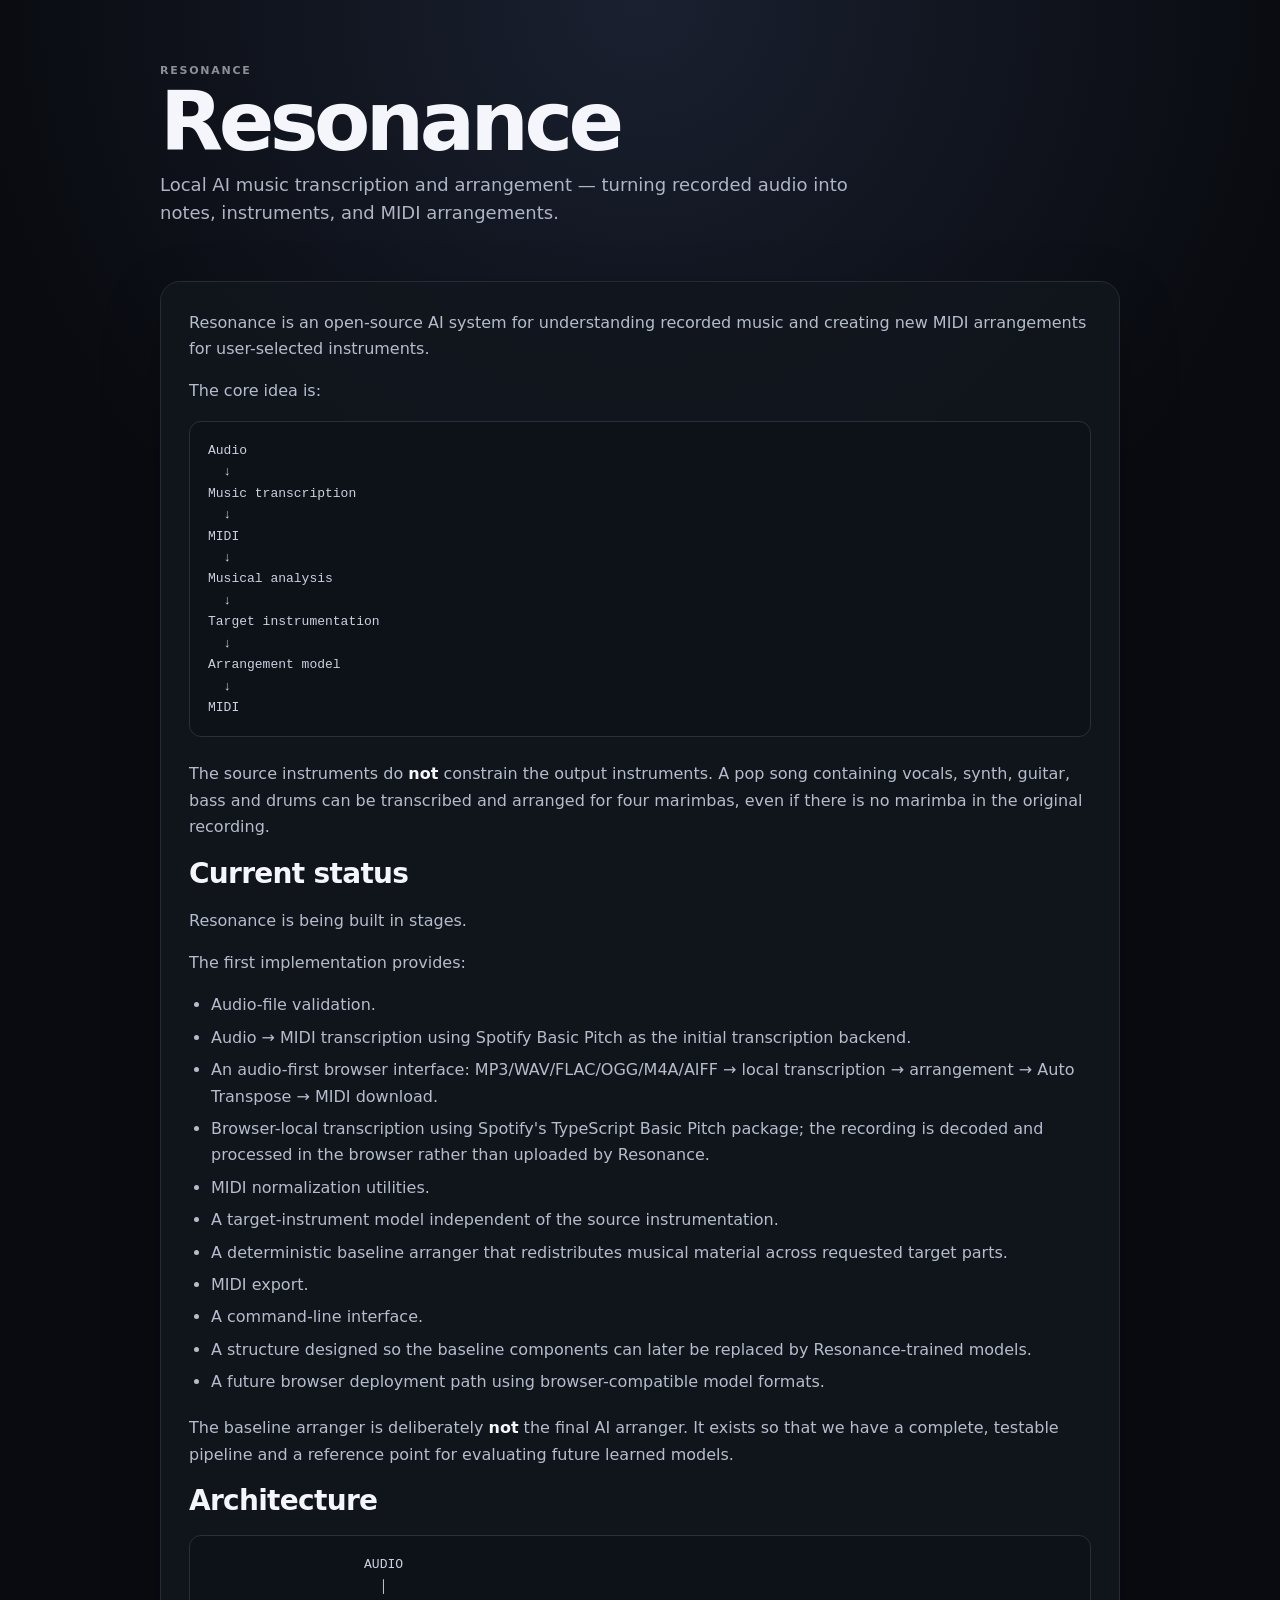
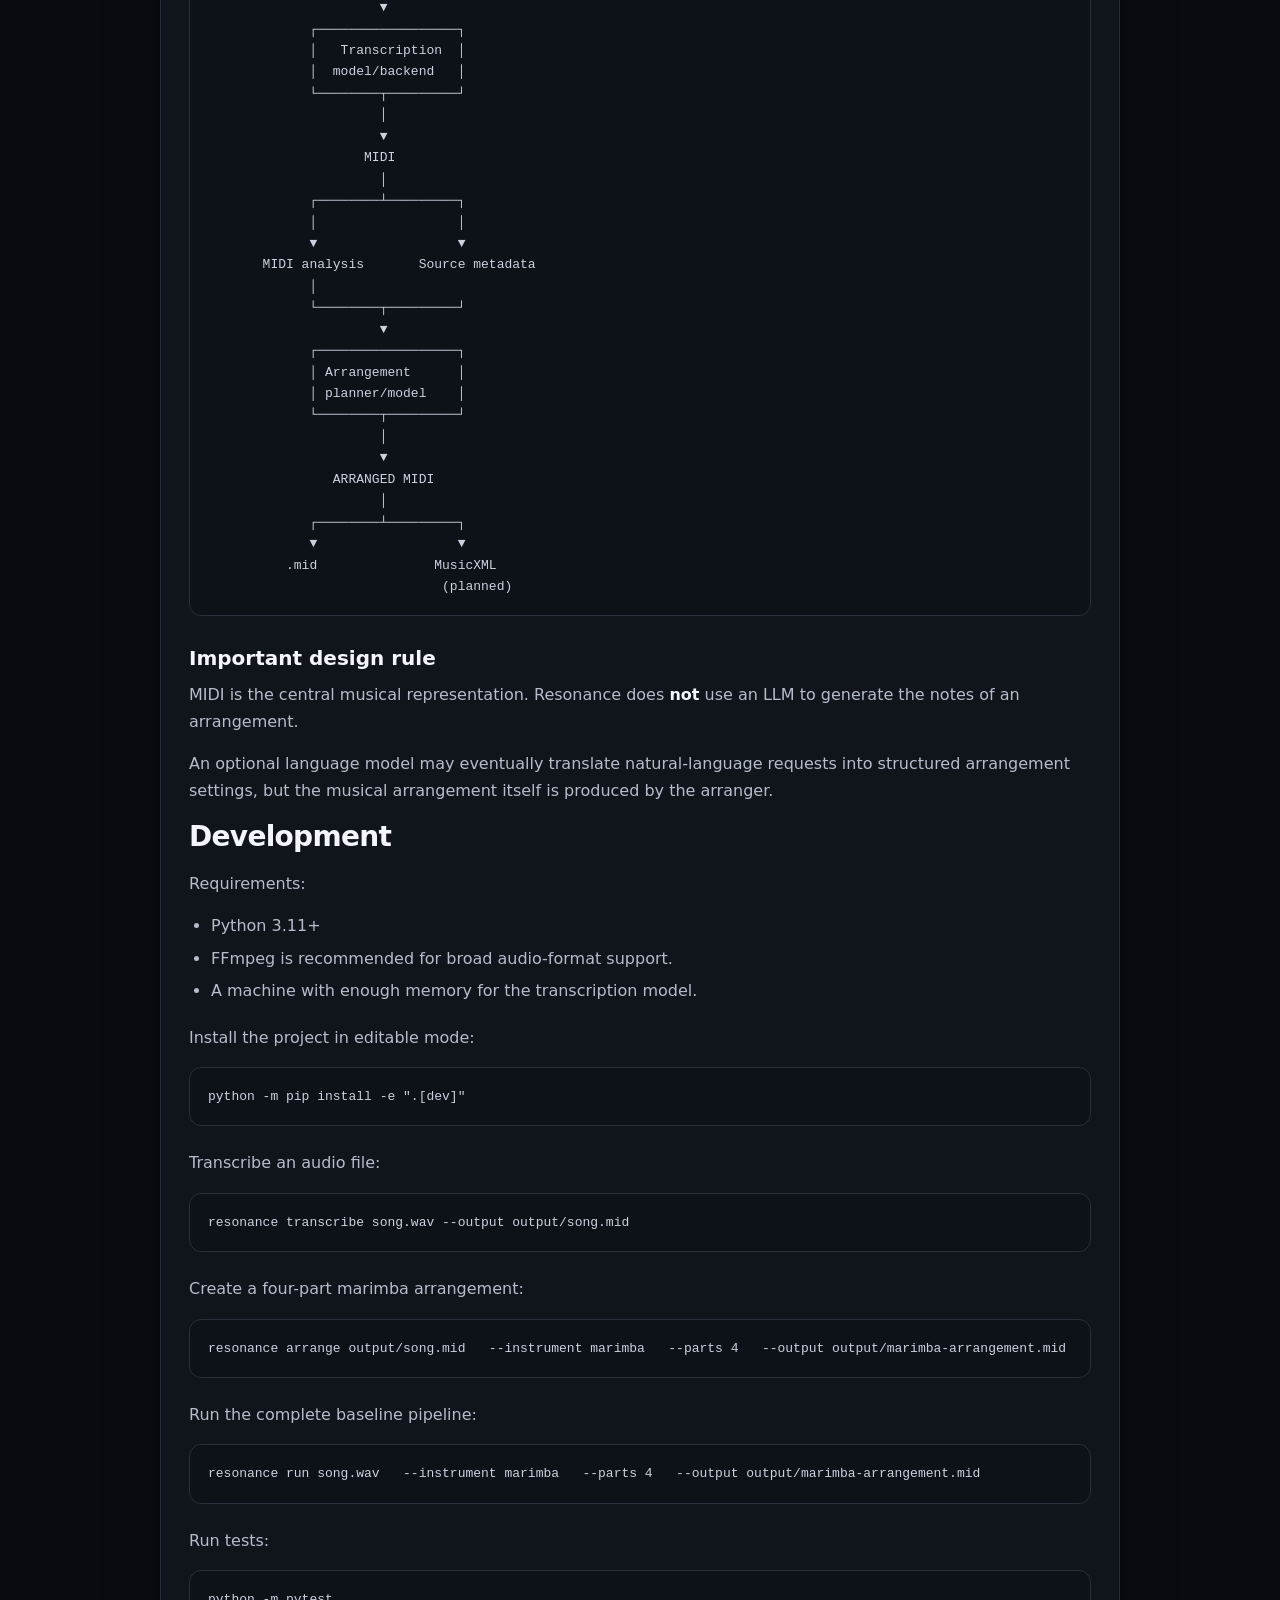
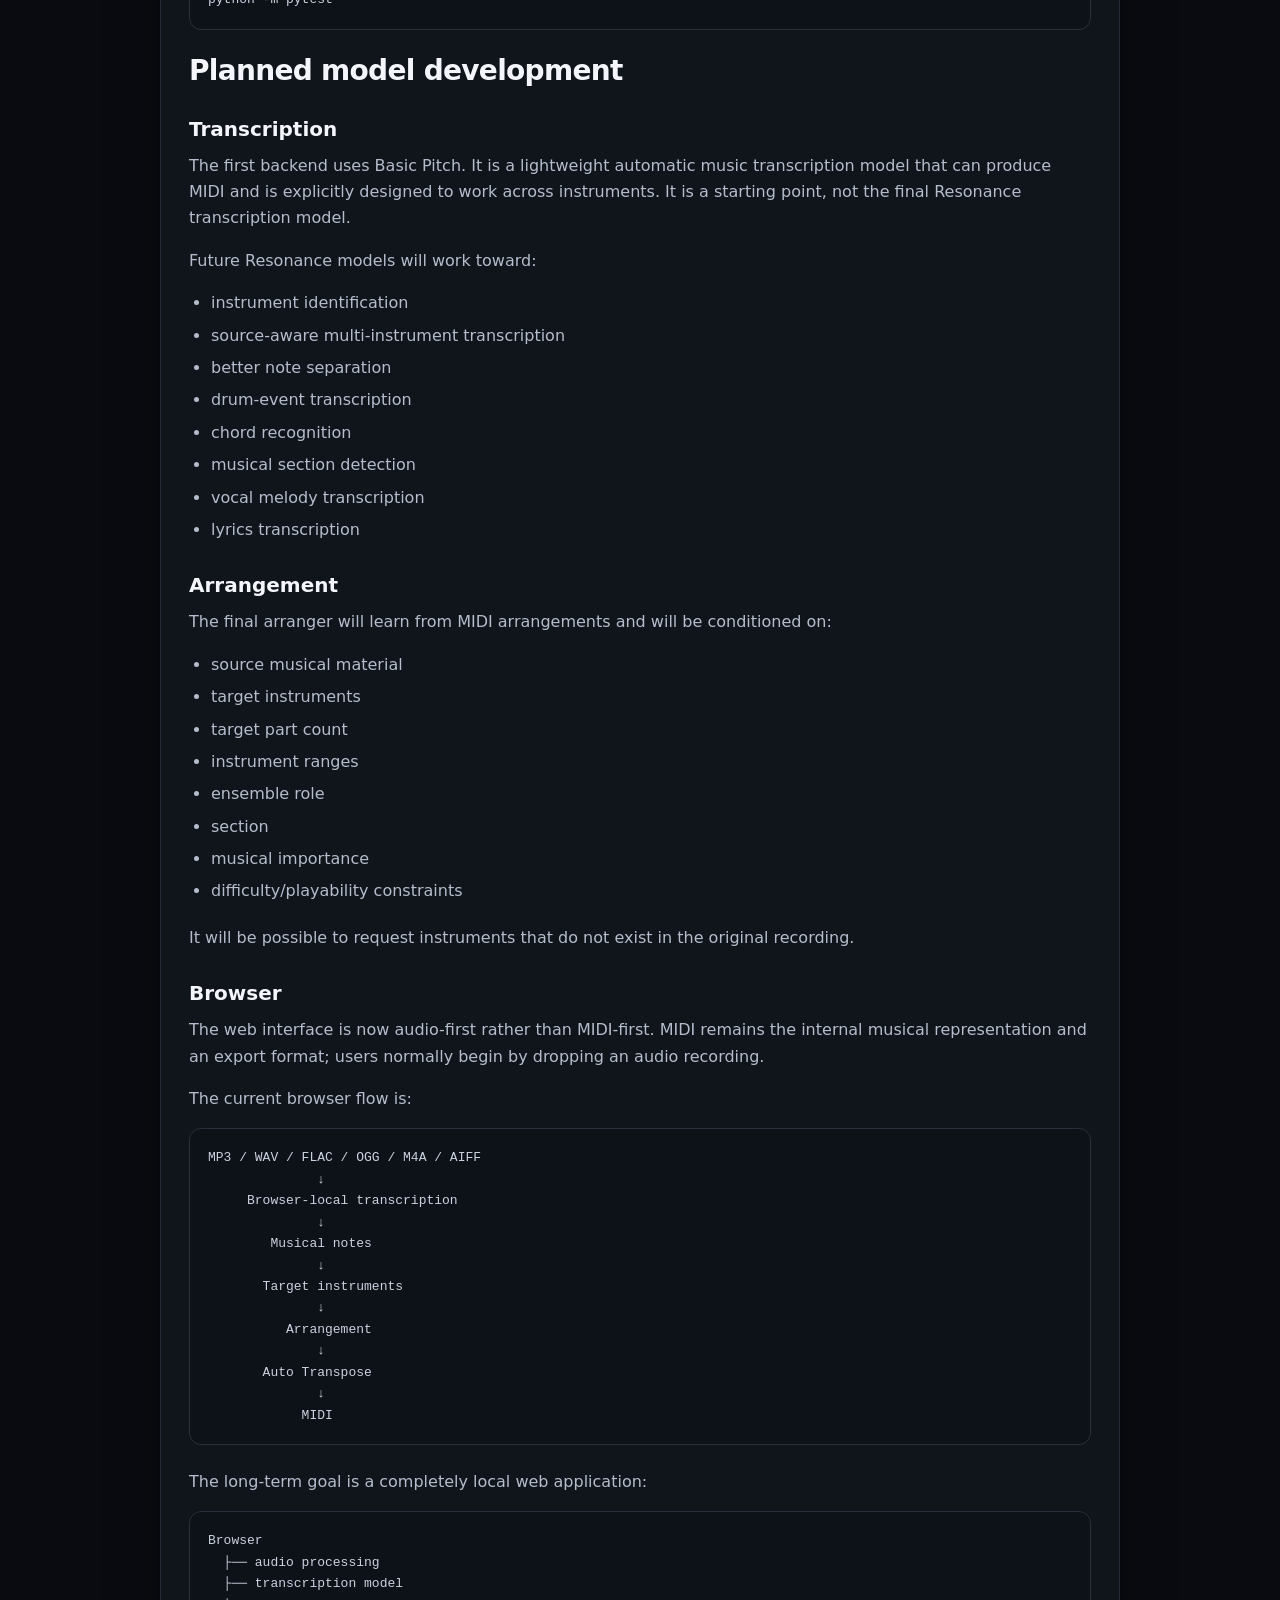
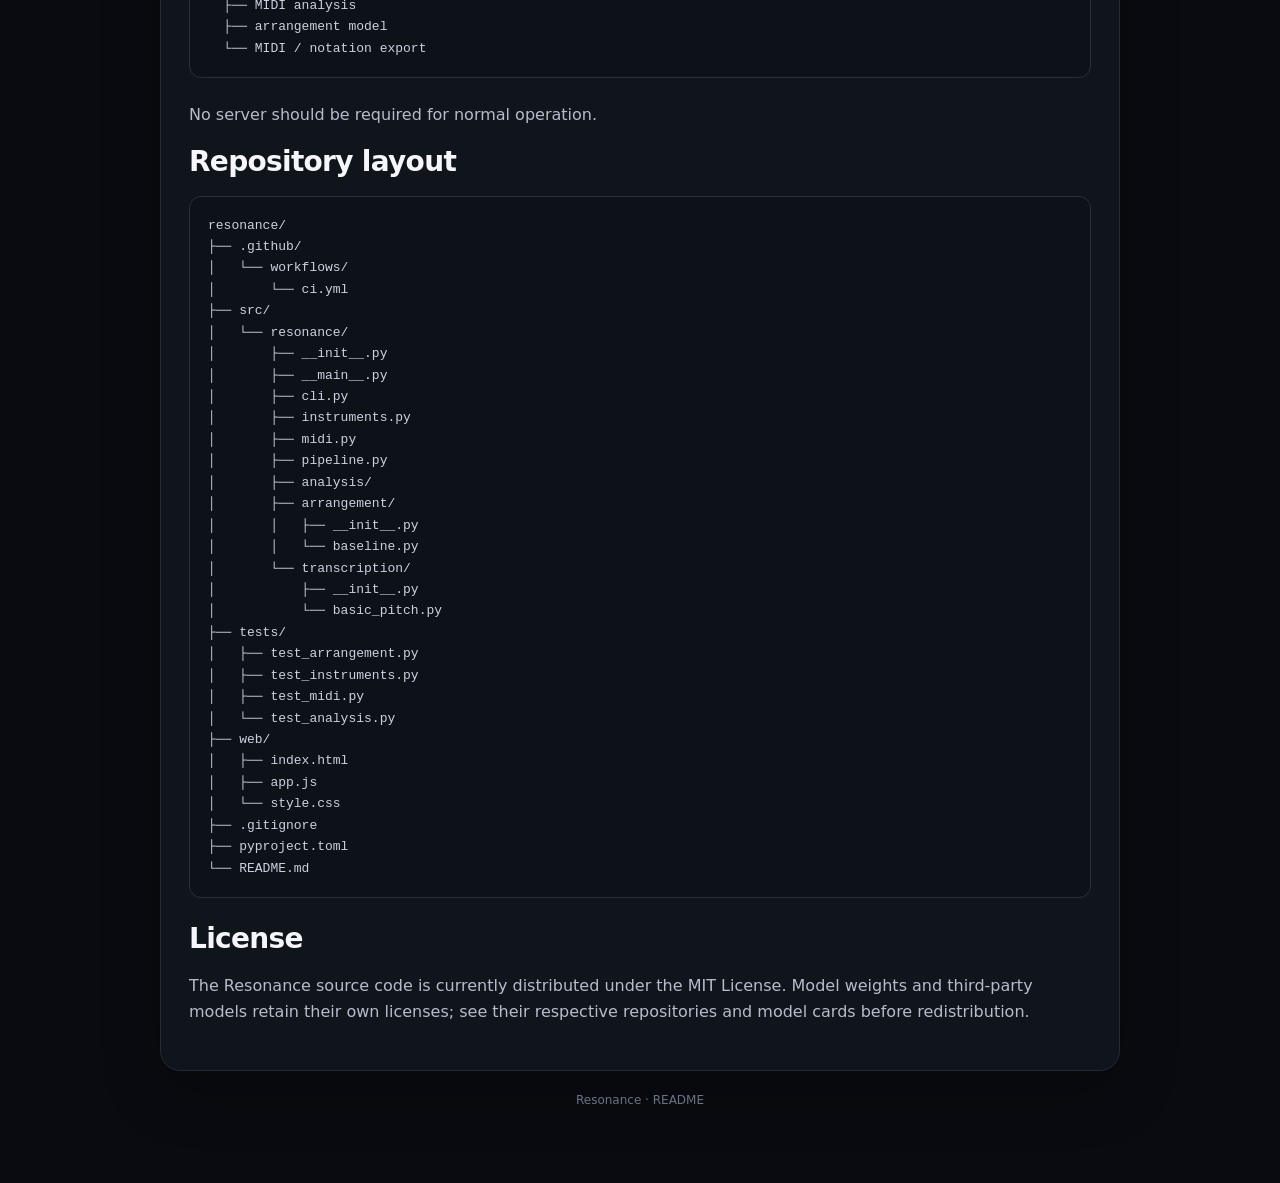
<file: index.html>
<!doctype html>
<html lang="en">
<head>
  <meta charset="utf-8">
  <meta name="viewport" content="width=device-width,initial-scale=1">
  <meta name="description" content="Resonance — local AI music transcription and arrangement.">
  <title>Resonance</title>
  <style>
    :root{color-scheme:dark;font-family:Inter,system-ui,-apple-system,BlinkMacSystemFont,"Segoe UI",sans-serif;background:#090b10;color:#f4f6fb}
    *{box-sizing:border-box}
    body{margin:0;min-height:100vh;background:radial-gradient(circle at top,#1a2030 0,#090b10 42rem)}
    .app{width:min(960px,calc(100% - 32px));margin:0 auto;padding:56px 0 64px}
    header{padding:8px 0 30px}
    .eyebrow{margin:0 0 8px;font-size:11px;font-weight:800;letter-spacing:.16em;opacity:.55}
    h1{margin:0 0 12px;font-size:clamp(48px,9vw,82px);line-height:.9;letter-spacing:-.055em}
    .subtitle{max-width:720px;margin:0;color:#aeb5c4;font-size:18px;line-height:1.55}
    .card{margin-top:24px;padding:28px;border:1px solid #242a36;border-radius:20px;background:rgba(18,22,30,.82);box-shadow:0 20px 60px rgba(0,0,0,.22)}
    .markdown h2{margin:0 0 18px;font-size:28px;letter-spacing:-.025em}
    .markdown h3{margin:30px 0 12px;font-size:20px}
    .markdown p,.markdown li{color:#b5bdcc;line-height:1.65}
    .markdown p{margin:0 0 16px}
    .markdown ul{padding-left:22px;margin:10px 0 20px}
    .markdown li{margin:6px 0}
    .markdown strong{color:#f4f6fb}
    .markdown code{padding:2px 6px;border:1px solid #303746;border-radius:6px;background:#0d1118;color:#e0e5ee;font-family:ui-monospace,SFMono-Regular,Menlo,monospace;font-size:.9em}
    pre{margin:16px 0 24px;padding:18px;overflow:auto;border:1px solid #292f3b;border-radius:12px;background:#0d1118;color:#cbd2df;font:13px/1.65 ui-monospace,SFMono-Regular,Menlo,monospace}
    hr{border:0;border-top:1px solid #292f3b;margin:30px 0}
    a{color:#dce2ed}
    .title-card{padding-bottom:26px}
    .footer{margin-top:22px;text-align:center;color:#697384;font-size:12px}
    @media(max-width:650px){.app{padding:32px 0 44px}.card{padding:20px}.markdown h2{font-size:24px}}
  </style>
</head>
<body>
  <main class="app">
    <header>
      <p class="eyebrow">RESONANCE</p>
      <h1>Resonance</h1>
      <p class="subtitle">Local AI music transcription and arrangement — turning recorded audio into notes, instruments, and MIDI arrangements.</p>
    </header>

    <article class="card markdown">
      <p>Resonance is an open-source AI system for understanding recorded music and creating new MIDI arrangements for user-selected instruments.</p>

      <p>The core idea is:</p>
      <pre>Audio
  ↓
Music transcription
  ↓
MIDI
  ↓
Musical analysis
  ↓
Target instrumentation
  ↓
Arrangement model
  ↓
MIDI</pre>

      <p>The source instruments do <strong>not</strong> constrain the output instruments. A pop song containing vocals, synth, guitar, bass and drums can be transcribed and arranged for four marimbas, even if there is no marimba in the original recording.</p>

      <h2>Current status</h2>
      <p>Resonance is being built in stages.</p>
      <p>The first implementation provides:</p>
      <ul>
        <li>Audio-file validation.</li>
        <li>Audio → MIDI transcription using Spotify Basic Pitch as the initial transcription backend.</li>
        <li>An audio-first browser interface: MP3/WAV/FLAC/OGG/M4A/AIFF → local transcription → arrangement → Auto Transpose → MIDI download.</li>
        <li>Browser-local transcription using Spotify's TypeScript Basic Pitch package; the recording is decoded and processed in the browser rather than uploaded by Resonance.</li>
        <li>MIDI normalization utilities.</li>
        <li>A target-instrument model independent of the source instrumentation.</li>
        <li>A deterministic baseline arranger that redistributes musical material across requested target parts.</li>
        <li>MIDI export.</li>
        <li>A command-line interface.</li>
        <li>A structure designed so the baseline components can later be replaced by Resonance-trained models.</li>
        <li>A future browser deployment path using browser-compatible model formats.</li>
      </ul>
      <p>The baseline arranger is deliberately <strong>not</strong> the final AI arranger. It exists so that we have a complete, testable pipeline and a reference point for evaluating future learned models.</p>

      <h2>Architecture</h2>
      <pre>                    AUDIO
                      │
                      ▼
             ┌──────────────────┐
             │   Transcription  │
             │  model/backend   │
             └────────┬─────────┘
                      │
                      ▼
                    MIDI
                      │
             ┌────────┴─────────┐
             │                  │
             ▼                  ▼
       MIDI analysis       Source metadata
             │
             └────────┬─────────┘
                      ▼
             ┌──────────────────┐
             │ Arrangement      │
             │ planner/model    │
             └────────┬─────────┘
                      │
                      ▼
                ARRANGED MIDI
                      │
             ┌────────┴─────────┐
             ▼                  ▼
          .mid               MusicXML
                              (planned)</pre>

      <h3>Important design rule</h3>
      <p>MIDI is the central musical representation. Resonance does <strong>not</strong> use an LLM to generate the notes of an arrangement.</p>
      <p>An optional language model may eventually translate natural-language requests into structured arrangement settings, but the musical arrangement itself is produced by the arranger.</p>

      <h2>Development</h2>
      <p>Requirements:</p>
      <ul>
        <li>Python 3.11+</li>
        <li>FFmpeg is recommended for broad audio-format support.</li>
        <li>A machine with enough memory for the transcription model.</li>
      </ul>
      <p>Install the project in editable mode:</p>
      <pre>python -m pip install -e ".[dev]"</pre>
      <p>Transcribe an audio file:</p>
      <pre>resonance transcribe song.wav --output output/song.mid</pre>
      <p>Create a four-part marimba arrangement:</p>
      <pre>resonance arrange output/song.mid   --instrument marimba   --parts 4   --output output/marimba-arrangement.mid</pre>
      <p>Run the complete baseline pipeline:</p>
      <pre>resonance run song.wav   --instrument marimba   --parts 4   --output output/marimba-arrangement.mid</pre>
      <p>Run tests:</p>
      <pre>python -m pytest</pre>

      <h2>Planned model development</h2>
      <h3>Transcription</h3>
      <p>The first backend uses Basic Pitch. It is a lightweight automatic music transcription model that can produce MIDI and is explicitly designed to work across instruments. It is a starting point, not the final Resonance transcription model.</p>
      <p>Future Resonance models will work toward:</p>
      <ul>
        <li>instrument identification</li>
        <li>source-aware multi-instrument transcription</li>
        <li>better note separation</li>
        <li>drum-event transcription</li>
        <li>chord recognition</li>
        <li>musical section detection</li>
        <li>vocal melody transcription</li>
        <li>lyrics transcription</li>
      </ul>

      <h3>Arrangement</h3>
      <p>The final arranger will learn from MIDI arrangements and will be conditioned on:</p>
      <ul>
        <li>source musical material</li>
        <li>target instruments</li>
        <li>target part count</li>
        <li>instrument ranges</li>
        <li>ensemble role</li>
        <li>section</li>
        <li>musical importance</li>
        <li>difficulty/playability constraints</li>
      </ul>
      <p>It will be possible to request instruments that do not exist in the original recording.</p>

      <h3>Browser</h3>
      <p>The web interface is now audio-first rather than MIDI-first. MIDI remains the internal musical representation and an export format; users normally begin by dropping an audio recording.</p>
      <p>The current browser flow is:</p>
      <pre>MP3 / WAV / FLAC / OGG / M4A / AIFF
              ↓
     Browser-local transcription
              ↓
        Musical notes
              ↓
       Target instruments
              ↓
          Arrangement
              ↓
       Auto Transpose
              ↓
            MIDI</pre>
      <p>The long-term goal is a completely local web application:</p>
      <pre>Browser
  ├── audio processing
  ├── transcription model
  ├── MIDI analysis
  ├── arrangement model
  └── MIDI / notation export</pre>
      <p>No server should be required for normal operation.</p>

      <h2>Repository layout</h2>
      <pre>resonance/
├── .github/
│   └── workflows/
│       └── ci.yml
├── src/
│   └── resonance/
│       ├── __init__.py
│       ├── __main__.py
│       ├── cli.py
│       ├── instruments.py
│       ├── midi.py
│       ├── pipeline.py
│       ├── analysis/
│       ├── arrangement/
│       │   ├── __init__.py
│       │   └── baseline.py
│       └── transcription/
│           ├── __init__.py
│           └── basic_pitch.py
├── tests/
│   ├── test_arrangement.py
│   ├── test_instruments.py
│   ├── test_midi.py
│   └── test_analysis.py
├── web/
│   ├── index.html
│   ├── app.js
│   └── style.css
├── .gitignore
├── pyproject.toml
└── README.md</pre>

      <h2>License</h2>
      <p>The Resonance source code is currently distributed under the MIT License. Model weights and third-party models retain their own licenses; see their respective repositories and model cards before redistribution.</p>
    </article>

    <p class="footer">Resonance · README</p>
  </main>
</body>
</html>
</file>
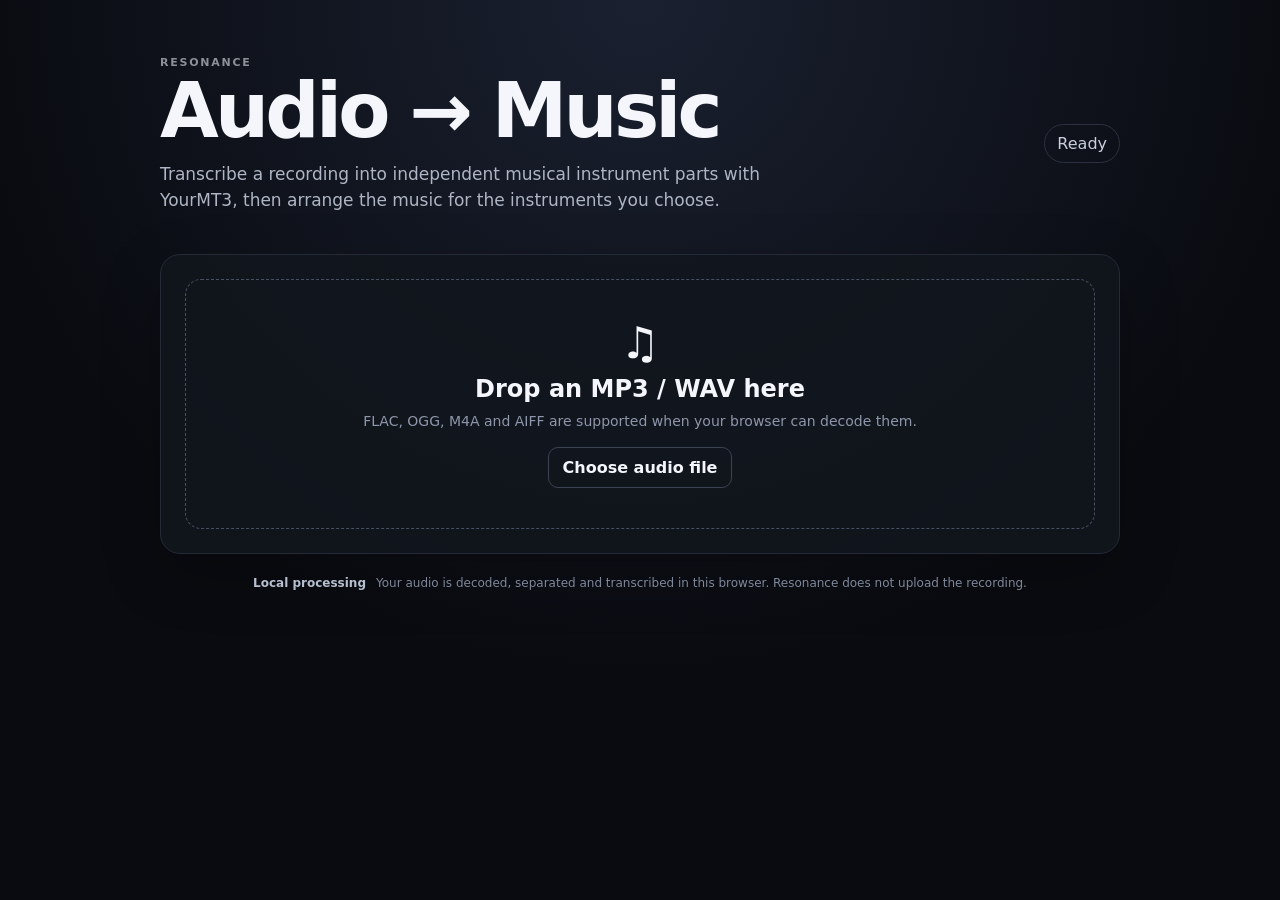
<file: web/index.html>
<!doctype html>
<html lang="en">
<head>
  <meta charset="utf-8">
  <meta name="viewport" content="width=device-width,initial-scale=1">
  <title>Resonance — Audio to Music</title>
  <link rel="stylesheet" href="./style.css">
</head>
<body>
  <main class="app">
    <header>
      <div>
        <p class="eyebrow">RESONANCE</p>
        <h1>Audio → Music</h1>
        <p class="subtitle">Transcribe a recording into independent musical instrument parts with YourMT3, then arrange the music for the instruments you choose.</p>
      </div>
      <span id="status" class="status">Ready</span>
    </header>

    <section class="card hero-card">
      <label id="dropzone" class="dropzone" for="audio-file">
        <input id="audio-file" type="file" accept=".mp3,.wav,.flac,.ogg,.m4a,.aif,.aiff,audio/*">
        <span class="upload-icon">♫</span>
        <strong>Drop an MP3 / WAV here</strong>
        <span>FLAC, OGG, M4A and AIFF are supported when your browser can decode them.</span>
        <span class="browse">Choose audio file</span>
      </label>
      <div id="file-info" class="file-info hidden"></div>
    </section>

    <section id="arrangement-panel" class="card hidden">
      <div class="panel-heading">
        <div>
          <p class="eyebrow">ARRANGEMENT</p>
          <h2>Choose the new ensemble</h2>
        </div>
      </div>

      <div class="ensemble-heading">
        <span>Instrument ensemble</span>
        <span class="hint">Select multiple instruments and choose how many parts each gets.</span>
      </div>
      <div id="instrument-list" class="instrument-list"></div>
      <div class="tempo-row">
        <span>Detected tempo</span>
        <strong id="tempo">120 BPM</strong>
        <span class="hint">Quantization: 1/16 note</span>
      </div>

      <div class="actions">
        <button id="arrange" class="primary">Arrange</button>
        <button id="auto-transpose" disabled>Auto Transpose</button>
        <button id="download-original" disabled>Download Original MIDI</button>
        <button id="download" disabled>Download Arrangement MIDI</button>
      </div>

      <div id="progress" class="progress hidden">
        <div class="progress-track"><div id="progress-fill"></div></div>
        <span id="progress-text">Working…</span>
      </div>

      <div id="result" class="result hidden"></div>
    </section>

    <section id="score-viewer" class="card hidden">
      <div class="panel-heading">
        <div>
          <p class="eyebrow">SHEET MUSIC</p>
          <h2>MuseScore preview</h2>
        </div>
        <span id="score-viewer-status" class="status">Waiting for arrangement</span>
      </div>
      <div id="score-pages" class="score-pages"></div>
    </section>

    <section id="analysis-panel" class="card hidden">
      <div class="panel-heading">
        <div>
          <p class="eyebrow">MUSICAL REPRESENTATION</p>
          <h2>What Resonance found</h2>
        </div>
      </div>
      <div id="stats" class="stats"></div>
      <div id="stems" class="stems"></div>
      <div id="notes-preview" class="notes-preview"></div>
    </section>

    <section class="privacy">
      <strong>Local processing</strong>
      <span>Your audio is decoded, separated and transcribed in this browser. Resonance does not upload the recording.</span>
    </section>
  </main>
  <script type="module" src="./app.js?v=8"></script>
</body>
</html>
</file>
<file: web/style.css>
:root{color-scheme:dark;font-family:Inter,system-ui,-apple-system,BlinkMacSystemFont,"Segoe UI",sans-serif;background:#090b10;color:#f4f6fb}
*{box-sizing:border-box}body{margin:0;min-height:100vh;background:radial-gradient(circle at top,#1a2030 0,#090b10 42rem)}
.app{width:min(960px,calc(100% - 32px));margin:0 auto;padding:56px 0 40px}
header,.panel-heading,.actions{display:flex;align-items:center;justify-content:space-between;gap:20px}
.eyebrow{margin:0 0 8px;font-size:11px;font-weight:800;letter-spacing:.16em;opacity:.55}
h1{margin:0 0 10px;font-size:clamp(42px,8vw,76px);line-height:.9;letter-spacing:-.05em}h2{margin:0}.subtitle{max-width:680px;color:#aeb5c4;font-size:17px;line-height:1.5}
.status,.score{padding:9px 12px;border:1px solid #2b3140;border-radius:999px;color:#c9cfdb;white-space:nowrap}
.card{margin-top:24px;padding:24px;border:1px solid #242a36;border-radius:20px;background:rgba(18,22,30,.82);box-shadow:0 20px 60px rgba(0,0,0,.22)}
.dropzone{min-height:250px;display:grid;place-items:center;align-content:center;gap:10px;border:1px dashed #485164;border-radius:16px;cursor:pointer;text-align:center;transition:.18s}
.dropzone:hover,.dropzone.dragging{border-color:#aeb8cb;background:#151b25}.dropzone input{display:none}.upload-icon{font-size:44px;line-height:1}
.dropzone strong{font-size:24px}.dropzone>span:not(.upload-icon):not(.browse){color:#8e97aa;font-size:14px;max-width:560px}
.browse{margin-top:8px;padding:10px 14px;border:1px solid #3b4352;border-radius:10px;font-weight:700}
.file-info{margin-top:14px;color:#aeb5c4;font-size:14px}
.ensemble-heading{display:flex;justify-content:space-between;gap:16px;margin-top:24px;color:#cbd2df;font-size:14px;font-weight:800}.hint{color:#7f8899;font-size:12px;font-weight:500}.instrument-list{display:grid;grid-template-columns:repeat(2,1fr);gap:8px;margin-top:12px}.instrument-choice{display:flex;align-items:center;justify-content:space-between;gap:12px;padding:11px 12px;border:1px solid #292f3b;border-radius:11px;background:#10151e;color:#cbd2df}.instrument-choice span{display:flex;align-items:center;gap:9px}.instrument-choice input[type=checkbox]{width:16px;height:16px}.instrument-choice input[type=number]{width:70px;padding:8px}.tempo-row{display:flex;align-items:center;gap:12px;margin-top:14px;padding:12px 14px;border:1px solid #292f3b;border-radius:11px;background:#0f141c;color:#8e97aa}.tempo-row strong{color:#f4f6fb}.tempo-row .hint{margin-left:auto}
.controls{display:grid;grid-template-columns:1fr 150px;gap:16px;margin-top:24px}.controls label{display:grid;gap:8px;color:#aeb5c4;font-size:13px;font-weight:700}
select,input[type=number]{width:100%;border:1px solid #343b4a;border-radius:11px;padding:12px;background:#11161f;color:#f4f6fb;font:inherit}
.actions{justify-content:flex-start;flex-wrap:wrap;margin-top:22px}button{border:1px solid #343b4a;border-radius:11px;padding:12px 16px;background:#171c25;color:#f4f6fb;font:inherit;font-weight:700;cursor:pointer}
button:hover:not(:disabled){border-color:#657089}button:disabled{opacity:.4;cursor:not-allowed}button.primary{background:#f4f6fb;color:#0a0c11;border-color:#f4f6fb}
.progress{margin-top:20px}.progress-track{height:7px;border-radius:99px;background:#242a35;overflow:hidden}.progress-track>div{height:100%;width:0;background:#f4f6fb;transition:width .15s}.progress span{display:block;margin-top:9px;color:#8e97aa;font-size:13px}
.result{margin-top:18px;padding:15px;border-radius:12px;background:#10151e;color:#cbd2df;line-height:1.5}
.stats{display:grid;grid-template-columns:repeat(4,1fr);gap:10px;margin-top:20px}.stats div{padding:15px;border:1px solid #292f3b;border-radius:12px;background:#10151e}.stats span{display:block;color:#818a9c;font-size:12px}.stats strong{display:block;margin-top:5px;font-size:18px}
.stems{display:grid;grid-template-columns:repeat(4,1fr);gap:10px;margin-top:12px}.stem{padding:13px 15px;border:1px solid #292f3b;border-radius:12px;background:#10151e}.stem span{display:block;color:#818a9c;font-size:12px}.stem strong{display:block;margin-top:5px;font-size:14px}
.notes-preview{margin-top:12px;padding:14px;border-radius:12px;background:#0d1118;color:#8f99ab;font-family:ui-monospace,SFMono-Regular,monospace;font-size:12px;line-height:1.8;word-break:break-word}
.privacy{display:flex;gap:10px;justify-content:center;margin:22px 0 0;color:#7f8899;font-size:12px}.privacy strong{color:#b6bfce}
.hidden{display:none}
@media(max-width:650px){.app{padding:32px 0}.controls,.stats,.stems,.instrument-list{grid-template-columns:1fr}.privacy{align-items:center;flex-direction:column;text-align:center}header,.panel-heading{align-items:flex-start;flex-direction:column}.status{align-self:flex-start}.actions{display:grid;grid-template-columns:1fr}.actions button{width:100%}}

.score-pages{margin-top:20px;display:grid;gap:18px;overflow:auto}
.score-page{background:#fff;border-radius:12px;padding:12px;overflow:auto;box-shadow:0 12px 35px rgba(0,0,0,.24)}
.score-page svg{display:block;width:100%;height:auto;min-width:620px}
#score-viewer-status{font-size:12px}
@media(max-width:650px){.score-page{padding:7px}.score-page svg{min-width:560px}}
</file>
